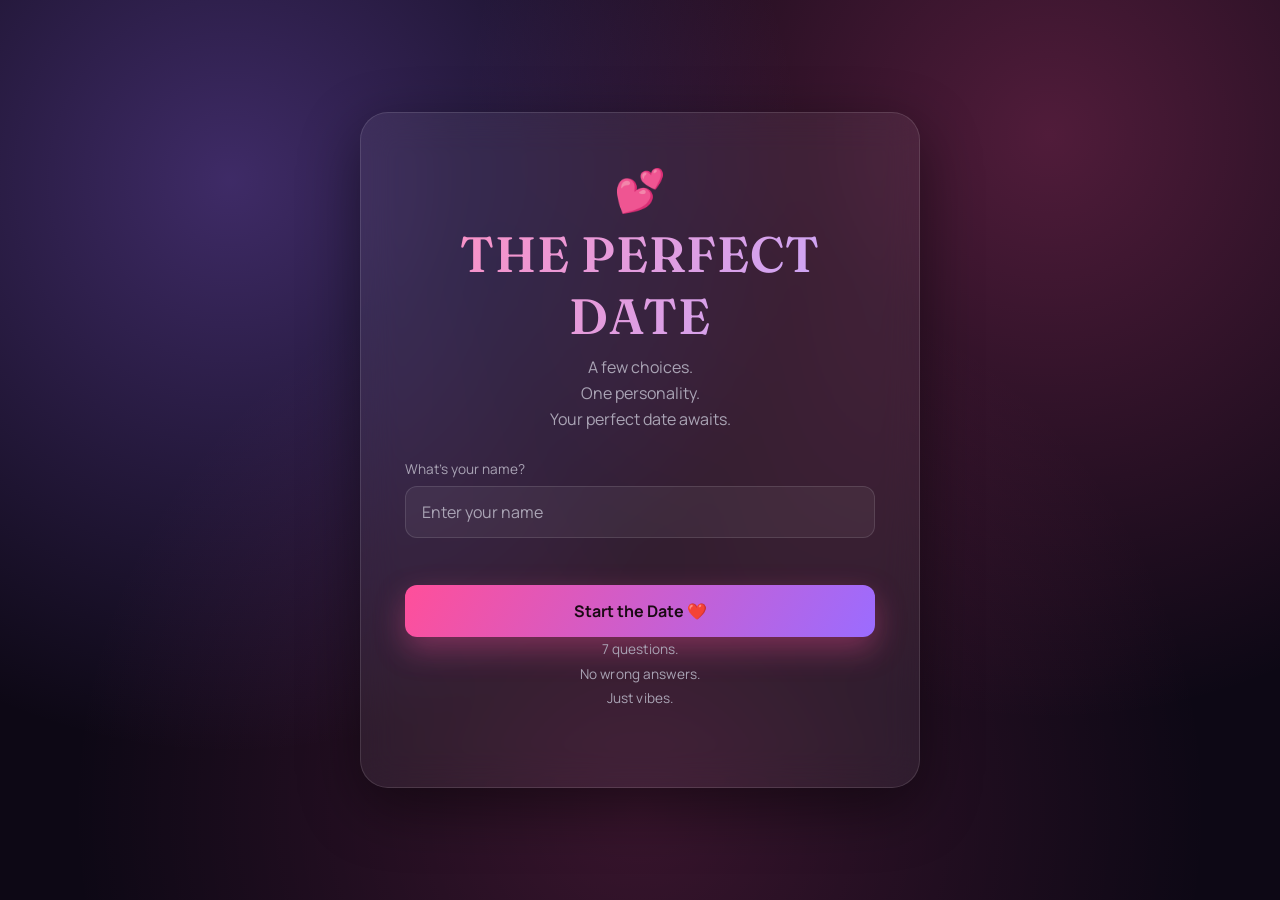
<file: index.html>
<!DOCTYPE html>
<html lang="en">
<head>
  <meta charset="UTF-8" />
  <meta name="viewport" content="width=device-width, initial-scale=1.0" />
  <title>The Perfect Date 💕</title>
  <meta name="description" content="A few choices. One personality. Your perfect date awaits." />

  <link rel="stylesheet" href="css/style.css" />
  <link rel="stylesheet" href="css/animations.css" />
  <link rel="stylesheet" href="css/responsive.css" />
</head>
<body>
  <div class="ambient-bg" aria-hidden="true"></div>
  <div class="floating-hearts" id="floating-hearts" aria-hidden="true"></div>

  <main class="app-shell">
    <!-- ============ LANDING SCREEN ============ -->
    <section id="screen-landing" class="screen active" aria-label="Welcome">
      <div class="glass-card">
        <div class="landing-emoji" aria-hidden="true">💕</div>
        <h1 class="landing-title">THE PERFECT DATE</h1>
        <p class="landing-subtitle">
          A few choices.<br />
          One personality.<br />
          Your perfect date awaits.
        </p>

        <div class="field-group">
          <label class="field-label" for="name-input">What's your name?</label>
          <input
            type="text"
            id="name-input"
            class="name-input"
            placeholder="Enter your name"
            autocomplete="given-name"
            maxlength="30"
            data-autofocus
          />
          <span id="name-error" class="field-error" role="alert"></span>
        </div>

        <button type="button" id="start-btn" class="btn btn-primary">
          Start the Date ❤️
        </button>

        <p class="landing-tagline">
          7 questions.<br />
          No wrong answers.<br />
          Just vibes.
        </p>
      </div>
    </section>

    <!-- ============ QUIZ SCREEN ============ -->
    <section id="screen-quiz" class="screen" aria-label="Quiz" aria-hidden="true">
      <div class="glass-card">
        <div class="quiz-header">
          <span id="question-counter" class="question-counter">QUESTION 1 / 7</span>
          <div class="progress-track" role="progressbar" aria-valuemin="0" aria-valuemax="100" aria-label="Quiz progress">
            <div id="progress-fill" class="progress-fill"></div>
          </div>
        </div>

        <h2 id="question-prompt" class="question-prompt"></h2>

        <div id="options-grid" class="options-grid" role="group" aria-label="Answer options"></div>
      </div>
    </section>

    <!-- ============ REVEAL SCREEN ============ -->
    <section id="screen-reveal" class="screen reveal-screen" aria-label="Calculating result" aria-hidden="true">
      <div class="glass-card" aria-live="polite">
        <div id="reveal-emoji" class="reveal-emoji">❤️</div>
        <p id="reveal-text" class="reveal-text">Analyzing your choices...</p>
      </div>
    </section>

    <!-- ============ RESULT SCREEN ============ -->
    <section id="screen-result" class="screen" aria-label="Your result" aria-hidden="true">
      <div class="glass-card">
        <p class="result-eyebrow">YOUR DATE PERSONALITY</p>
        <p id="result-greeting" class="result-greeting"></p>

        <div id="result-emoji" class="result-emoji">💕</div>
        <h2 id="result-title" class="result-title"></h2>
        <p id="result-tagline" class="result-tagline"></p>
        <p id="result-description" class="result-description"></p>

        <h3 class="section-heading">PERSONALITY BREAKDOWN</h3>
        <div id="stats-list" class="stats-list"></div>

        <h3 class="section-heading">YOUR PERFECT DATE</h3>
        <ul id="date-itinerary" class="itinerary-list"></ul>

        <div class="result-actions">
          <button type="button" id="share-btn" class="btn btn-primary">
            💌 Share My Result
          </button>
          <span id="share-confirmation" class="share-confirmation" role="status"></span>
          <button type="button" id="restart-btn" class="btn btn-secondary">
            🔄 Try Again
          </button>
        </div>
      </div>
    </section>
  </main>

  <script src="js/questions.js"></script>
  <script src="js/results.js"></script>
  <script src="js/storage.js"></script>
  <script src="js/animations.js"></script>
  <script src="js/share.js"></script>
  <script src="js/game.js"></script>
  <script src="js/app.js"></script>
</body>
</html>
</file>
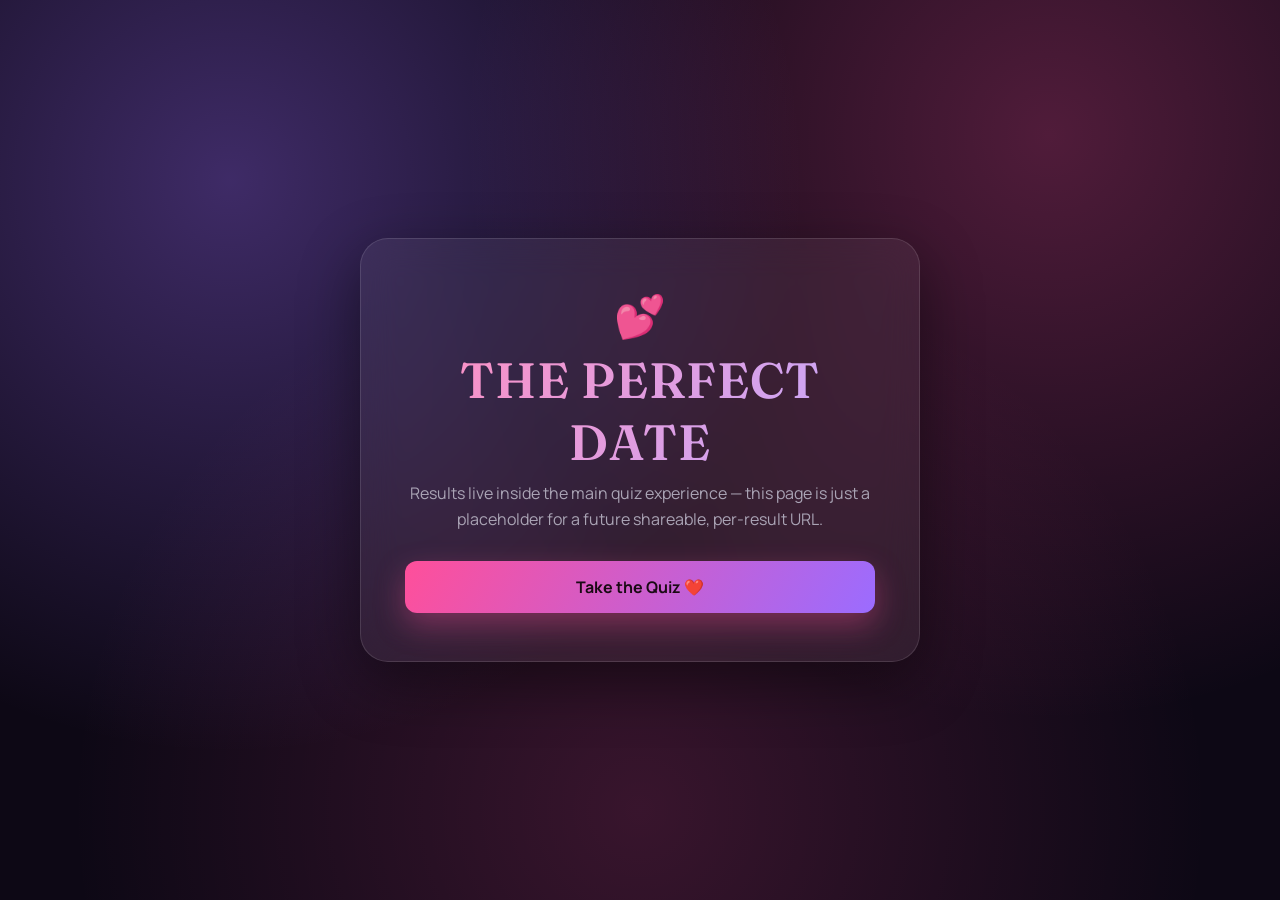
<file: pages/result.html>
<!DOCTYPE html>
<html lang="en">
<head>
  <meta charset="UTF-8" />
  <meta name="viewport" content="width=device-width, initial-scale=1.0" />
  <title>The Perfect Date 💕 — Result</title>
  <meta name="description" content="Take the quiz and find your date personality." />
  <link rel="stylesheet" href="../css/style.css" />
  <link rel="stylesheet" href="../css/animations.css" />
  <link rel="stylesheet" href="../css/responsive.css" />
</head>
<body>
  <div class="ambient-bg" aria-hidden="true"></div>

  <main class="app-shell">
    <section class="screen active" aria-label="Result info">
      <div class="glass-card" style="text-align:center;">
        <div class="landing-emoji" aria-hidden="true">💕</div>
        <h1 class="landing-title">THE PERFECT DATE</h1>
        <p class="landing-subtitle">
          Results live inside the main quiz experience —
          this page is just a placeholder for a future
          shareable, per-result URL.
        </p>
        <a class="btn btn-primary" href="../index.html" style="display:inline-block; text-decoration:none;">
          Take the Quiz ❤️
        </a>
      </div>
    </section>
  </main>
</body>
</html>
</file>
<file: css/style.css>
/* ==========================================================
   style.css — global styles, variables, typography, layout
   ========================================================== */

@import url("https://fonts.googleapis.com/css2?family=Fraunces:ital,wght@0,300;0,500;0,600;1,500&family=Manrope:wght@400;500;600;700;800&display=swap");

:root {
  /* Palette */
  --background: #0d0815;
  --surface: #171022;
  --surface-glass: rgba(255, 255, 255, 0.06);
  --border-glass: rgba(255, 255, 255, 0.12);
  --primary: #ff4f9a;
  --primary-soft: #ff8fc0;
  --secondary: #9b6cff;
  --secondary-soft: #c3aaff;
  --gold: #ffd27a;
  --text: #ffffff;
  --muted: #aaa4b5;
  --danger: #ff8080;

  /* Type */
  --font-display: "Fraunces", Georgia, serif;
  --font-body: "Manrope", -apple-system, BlinkMacSystemFont, sans-serif;

  /* Layout */
  --radius-lg: 28px;
  --radius-md: 18px;
  --radius-sm: 12px;
  --max-width: 560px;

  /* Motion */
  --ease-soft: cubic-bezier(0.22, 1, 0.36, 1);
}

* {
  box-sizing: border-box;
}

html,
body {
  height: 100%;
}

body {
  margin: 0;
  min-height: 100vh;
  background: var(--background);
  color: var(--text);
  font-family: var(--font-body);
  overflow-x: hidden;
  position: relative;
}

/* ----------------------------------------------------------
   Ambient background
   ---------------------------------------------------------- */

.ambient-bg {
  position: fixed;
  inset: 0;
  z-index: 0;
  pointer-events: none;
  background:
    radial-gradient(circle at 18% 20%, rgba(155, 108, 255, 0.35), transparent 45%),
    radial-gradient(circle at 82% 15%, rgba(255, 79, 154, 0.28), transparent 45%),
    radial-gradient(circle at 50% 90%, rgba(255, 79, 154, 0.18), transparent 55%),
    var(--background);
}

.floating-hearts {
  position: fixed;
  inset: 0;
  z-index: 1;
  pointer-events: none;
  overflow: hidden;
}

.floating-particle {
  position: absolute;
  top: 100%;
  will-change: transform, opacity;
  animation-name: float-up;
  animation-timing-function: linear;
  animation-fill-mode: forwards;
}

/* ----------------------------------------------------------
   App shell / screens
   ---------------------------------------------------------- */

.app-shell {
  position: relative;
  z-index: 2;
  min-height: 100vh;
  display: flex;
  align-items: center;
  justify-content: center;
  padding: 32px 20px;
}

.screen {
  display: none;
  width: 100%;
  max-width: var(--max-width);
}

.screen.active {
  display: block;
}

.glass-card {
  background: var(--surface-glass);
  border: 1px solid var(--border-glass);
  backdrop-filter: blur(18px);
  -webkit-backdrop-filter: blur(18px);
  border-radius: var(--radius-lg);
  padding: 40px 32px;
  box-shadow: 0 20px 60px rgba(0, 0, 0, 0.45);
}

/* ----------------------------------------------------------
   Landing screen
   ---------------------------------------------------------- */

.landing-emoji {
  font-size: 2.6rem;
  text-align: center;
  margin-bottom: 6px;
}

.landing-title {
  font-family: var(--font-display);
  font-weight: 600;
  font-size: clamp(2.1rem, 6vw, 2.9rem);
  text-align: center;
  letter-spacing: 0.02em;
  margin: 0 0 8px;
  background: linear-gradient(120deg, var(--primary-soft), var(--secondary-soft));
  -webkit-background-clip: text;
  background-clip: text;
  color: transparent;
}

.landing-subtitle {
  text-align: center;
  color: var(--muted);
  font-size: 1rem;
  line-height: 1.6;
  margin: 0 0 28px;
}

.landing-tagline {
  text-align: center;
  font-size: 0.85rem;
  color: var(--muted);
  line-height: 1.8;
  margin: 0 0 28px;
  letter-spacing: 0.01em;
}

.field-group {
  margin-bottom: 20px;
}

.field-label {
  display: block;
  font-size: 0.85rem;
  color: var(--muted);
  margin-bottom: 8px;
}

.name-input {
  width: 100%;
  padding: 14px 16px;
  border-radius: var(--radius-sm);
  border: 1px solid var(--border-glass);
  background: rgba(255, 255, 255, 0.05);
  color: var(--text);
  font-family: var(--font-body);
  font-size: 1rem;
  transition: border-color 0.2s var(--ease-soft), box-shadow 0.2s var(--ease-soft);
}

.name-input::placeholder {
  color: var(--muted);
}

.name-input:focus {
  outline: none;
  border-color: var(--primary);
  box-shadow: 0 0 0 4px rgba(255, 79, 154, 0.18);
}

.name-input.input-error {
  border-color: var(--danger);
}

.field-error {
  display: block;
  min-height: 1.4em;
  font-size: 0.85rem;
  color: var(--danger);
  margin-top: 8px;
  opacity: 0;
  transform: translateY(-4px);
  transition: opacity 0.25s var(--ease-soft), transform 0.25s var(--ease-soft);
}

.field-error.visible {
  opacity: 1;
  transform: translateY(0);
}

.btn {
  font-family: var(--font-body);
  font-weight: 700;
  font-size: 1rem;
  border: none;
  border-radius: var(--radius-sm);
  padding: 15px 24px;
  cursor: pointer;
  transition: transform 0.2s var(--ease-soft), box-shadow 0.2s var(--ease-soft), opacity 0.2s;
}

.btn:focus-visible {
  outline: 3px solid var(--secondary-soft);
  outline-offset: 2px;
}

.btn-primary {
  width: 100%;
  color: #1a0a14;
  background: linear-gradient(120deg, var(--primary), var(--secondary));
  box-shadow: 0 12px 30px rgba(255, 79, 154, 0.35);
}

.btn-primary:hover {
  transform: translateY(-2px);
  box-shadow: 0 16px 36px rgba(255, 79, 154, 0.45);
}

.btn-primary:active {
  transform: translateY(0);
}

.btn-secondary {
  width: 100%;
  color: var(--text);
  background: transparent;
  border: 1px solid var(--border-glass);
}

.btn-secondary:hover {
  border-color: var(--secondary-soft);
  transform: translateY(-2px);
}

/* ----------------------------------------------------------
   Quiz screen
   ---------------------------------------------------------- */

.quiz-header {
  margin-bottom: 24px;
}

.question-counter {
  display: block;
  text-align: center;
  font-size: 0.8rem;
  letter-spacing: 0.14em;
  color: var(--secondary-soft);
  font-weight: 700;
  margin-bottom: 12px;
}

.progress-track {
  height: 8px;
  border-radius: 999px;
  background: rgba(255, 255, 255, 0.08);
  overflow: hidden;
}

.progress-fill {
  height: 100%;
  width: 0%;
  border-radius: 999px;
  background: linear-gradient(90deg, var(--primary), var(--secondary));
  transition: width 0.5s var(--ease-soft);
}

.question-prompt {
  font-family: var(--font-display);
  font-weight: 500;
  font-size: clamp(1.3rem, 4.5vw, 1.6rem);
  text-align: center;
  line-height: 1.4;
  margin: 8px 0 28px;
  white-space: pre-line;
}

.options-grid {
  display: grid;
  grid-template-columns: repeat(2, 1fr);
  gap: 14px;
}

.option-card {
  display: flex;
  flex-direction: column;
  align-items: center;
  gap: 10px;
  padding: 22px 12px;
  border-radius: var(--radius-md);
  border: 1px solid var(--border-glass);
  background: rgba(255, 255, 255, 0.04);
  color: var(--text);
  font-family: var(--font-body);
  cursor: pointer;
  text-align: center;
  transition: transform 0.2s var(--ease-soft), border-color 0.2s var(--ease-soft),
    background 0.2s var(--ease-soft);
}

.option-card:hover {
  transform: translateY(-3px);
  border-color: var(--primary);
  background: rgba(255, 79, 154, 0.1);
}

.option-card:active {
  transform: translateY(0) scale(0.98);
}

.option-card:focus-visible {
  outline: 3px solid var(--secondary-soft);
  outline-offset: 2px;
}

.option-emoji {
  font-size: 1.8rem;
}

.option-text {
  font-size: 0.9rem;
  line-height: 1.35;
}

/* ----------------------------------------------------------
   Reveal screen
   ---------------------------------------------------------- */

.reveal-screen {
  text-align: center;
}

.reveal-emoji {
  font-size: 3rem;
  margin-bottom: 18px;
}

.reveal-text {
  font-family: var(--font-display);
  font-size: 1.3rem;
  color: var(--secondary-soft);
}

/* ----------------------------------------------------------
   Result screen
   ---------------------------------------------------------- */

.result-eyebrow {
  text-align: center;
  font-size: 0.78rem;
  letter-spacing: 0.16em;
  color: var(--muted);
  margin: 0 0 6px;
}

.result-greeting {
  text-align: center;
  color: var(--secondary-soft);
  font-size: 0.95rem;
  margin: 0 0 18px;
}

.result-emoji {
  text-align: center;
  font-size: 3.2rem;
  margin-bottom: 8px;
}

.result-title {
  font-family: var(--font-display);
  font-weight: 600;
  font-size: clamp(1.6rem, 6vw, 2.1rem);
  text-align: center;
  margin: 0 0 14px;
  background: linear-gradient(120deg, var(--primary-soft), var(--gold));
  -webkit-background-clip: text;
  background-clip: text;
  color: transparent;
}

.result-tagline {
  text-align: center;
  font-family: var(--font-display);
  font-style: italic;
  color: var(--text);
  font-size: 1.05rem;
  margin: 0 0 14px;
}

.result-description {
  text-align: center;
  color: var(--muted);
  line-height: 1.7;
  font-size: 0.95rem;
  margin: 0 0 30px;
}

.section-heading {
  font-size: 0.78rem;
  letter-spacing: 0.14em;
  color: var(--secondary-soft);
  font-weight: 700;
  margin: 0 0 14px;
}

.stats-list {
  display: flex;
  flex-direction: column;
  gap: 14px;
  margin-bottom: 32px;
}

.stat-label {
  display: flex;
  align-items: center;
  gap: 8px;
  font-size: 0.85rem;
  margin-bottom: 6px;
}

.stat-percent {
  margin-left: auto;
  color: var(--muted);
  font-weight: 700;
}

.stat-bar-track {
  height: 10px;
  border-radius: 999px;
  background: rgba(255, 255, 255, 0.08);
  overflow: hidden;
}

.stat-bar-fill {
  height: 100%;
  width: 0%;
  border-radius: 999px;
  background: linear-gradient(90deg, var(--secondary), var(--primary));
  transition: width 1s var(--ease-soft);
}

.itinerary-list {
  list-style: none;
  margin: 0 0 32px;
  padding: 0;
  display: flex;
  flex-direction: column;
  gap: 12px;
}

.itinerary-item {
  display: flex;
  align-items: center;
  justify-content: space-between;
  gap: 12px;
  padding: 14px 16px;
  border-radius: var(--radius-sm);
  background: rgba(255, 255, 255, 0.04);
  border: 1px solid var(--border-glass);
  font-size: 0.88rem;
}

.itinerary-time {
  color: var(--secondary-soft);
  font-weight: 700;
  white-space: nowrap;
}

.itinerary-activity {
  text-align: right;
}

.result-actions {
  display: flex;
  flex-direction: column;
  gap: 12px;
  position: relative;
}

.share-confirmation {
  text-align: center;
  font-size: 0.85rem;
  color: var(--gold);
  opacity: 0;
  transform: translateY(-4px);
  transition: opacity 0.25s var(--ease-soft), transform 0.25s var(--ease-soft);
  margin: -4px 0 0;
}

.share-confirmation.visible {
  opacity: 1;
  transform: translateY(0);
}

/* ----------------------------------------------------------
   Visually hidden (accessible skip text)
   ---------------------------------------------------------- */

.visually-hidden {
  position: absolute;
  width: 1px;
  height: 1px;
  padding: 0;
  margin: -1px;
  overflow: hidden;
  clip: rect(0, 0, 0, 0);
  white-space: nowrap;
  border: 0;
}
</file>
<file: css/animations.css>
/* ==========================================================
   animations.css — keyframes and animation utility classes
   ========================================================== */

/* Floating hearts / sparkles drifting upward */
@keyframes float-up {
  0% {
    transform: translateY(0) translateX(0) rotate(0deg);
    opacity: 0;
  }
  10% {
    opacity: 0.6;
  }
  90% {
    opacity: 0.4;
  }
  100% {
    transform: translateY(-110vh) translateX(24px) rotate(25deg);
    opacity: 0;
  }
}

/* Fade in */
@keyframes fade-in {
  from {
    opacity: 0;
  }
  to {
    opacity: 1;
  }
}

/* Fade + slide up, used for screens entering */
@keyframes fade-slide-up {
  from {
    opacity: 0;
    transform: translateY(18px);
  }
  to {
    opacity: 1;
    transform: translateY(0);
  }
}

/* Scale in, used for the result card and reveal emoji */
@keyframes scale-in {
  from {
    opacity: 0;
    transform: scale(0.85);
  }
  to {
    opacity: 1;
    transform: scale(1);
  }
}

/* Soft glow pulse behind emoji / hero elements */
@keyframes glow-pulse {
  0%,
  100% {
    filter: drop-shadow(0 0 12px rgba(255, 79, 154, 0.35));
  }
  50% {
    filter: drop-shadow(0 0 26px rgba(255, 79, 154, 0.6));
  }
}

/* Heartbeat, used sparingly on the reveal emoji */
@keyframes heartbeat {
  0%,
  100% {
    transform: scale(1);
  }
  25% {
    transform: scale(1.15);
  }
  40% {
    transform: scale(1);
  }
  55% {
    transform: scale(1.1);
  }
}

.screen.active .glass-card {
  animation: fade-slide-up 0.6s var(--ease-soft) both;
}

.landing-emoji {
  animation: glow-pulse 3.4s ease-in-out infinite;
}

.reveal-emoji {
  animation: heartbeat 1.4s ease-in-out infinite;
}

.result-emoji {
  animation: scale-in 0.5s var(--ease-soft) both, glow-pulse 3.4s ease-in-out infinite 0.5s;
}

.question-enter .question-prompt,
.question-enter .options-grid {
  animation: fade-slide-up 0.4s var(--ease-soft) both;
}

.reveal-text {
  animation: fade-in 0.5s var(--ease-soft) both;
}

/* Respect users who've asked for less motion */
@media (prefers-reduced-motion: reduce) {
  *,
  *::before,
  *::after {
    animation-duration: 0.001ms !important;
    animation-iteration-count: 1 !important;
    transition-duration: 0.001ms !important;
    scroll-behavior: auto !important;
  }

  .floating-particle {
    display: none;
  }
}
</file>
<file: css/responsive.css>
/* ==========================================================
   responsive.css — mobile / tablet / desktop adjustments
   ========================================================== */

/* Mobile phones */
@media (max-width: 480px) {
  .glass-card {
    padding: 28px 20px;
    border-radius: var(--radius-md);
  }

  .options-grid {
    grid-template-columns: 1fr;
  }

  .option-card {
    flex-direction: row;
    justify-content: flex-start;
    text-align: left;
    padding: 16px;
  }

  .option-emoji {
    font-size: 1.5rem;
  }

  .itinerary-item {
    flex-direction: column;
    align-items: flex-start;
    gap: 4px;
  }

  .itinerary-activity {
    text-align: left;
  }
}

/* Small phones */
@media (max-width: 360px) {
  .app-shell {
    padding: 20px 12px;
  }

  .glass-card {
    padding: 22px 16px;
  }
}

/* Tablets */
@media (min-width: 481px) and (max-width: 820px) {
  .app-shell {
    padding: 40px 24px;
  }
}

/* Desktop and up: give the card a little more breathing room */
@media (min-width: 821px) {
  .app-shell {
    padding: 56px 24px;
  }

  .glass-card {
    padding: 48px 44px;
  }

  .option-card:hover {
    transform: translateY(-4px) scale(1.01);
  }
}

/* Taller layouts can afford a slightly larger hero title */
@media (min-width: 821px) and (min-height: 760px) {
  .landing-title {
    font-size: 3.1rem;
  }
}
</file>
